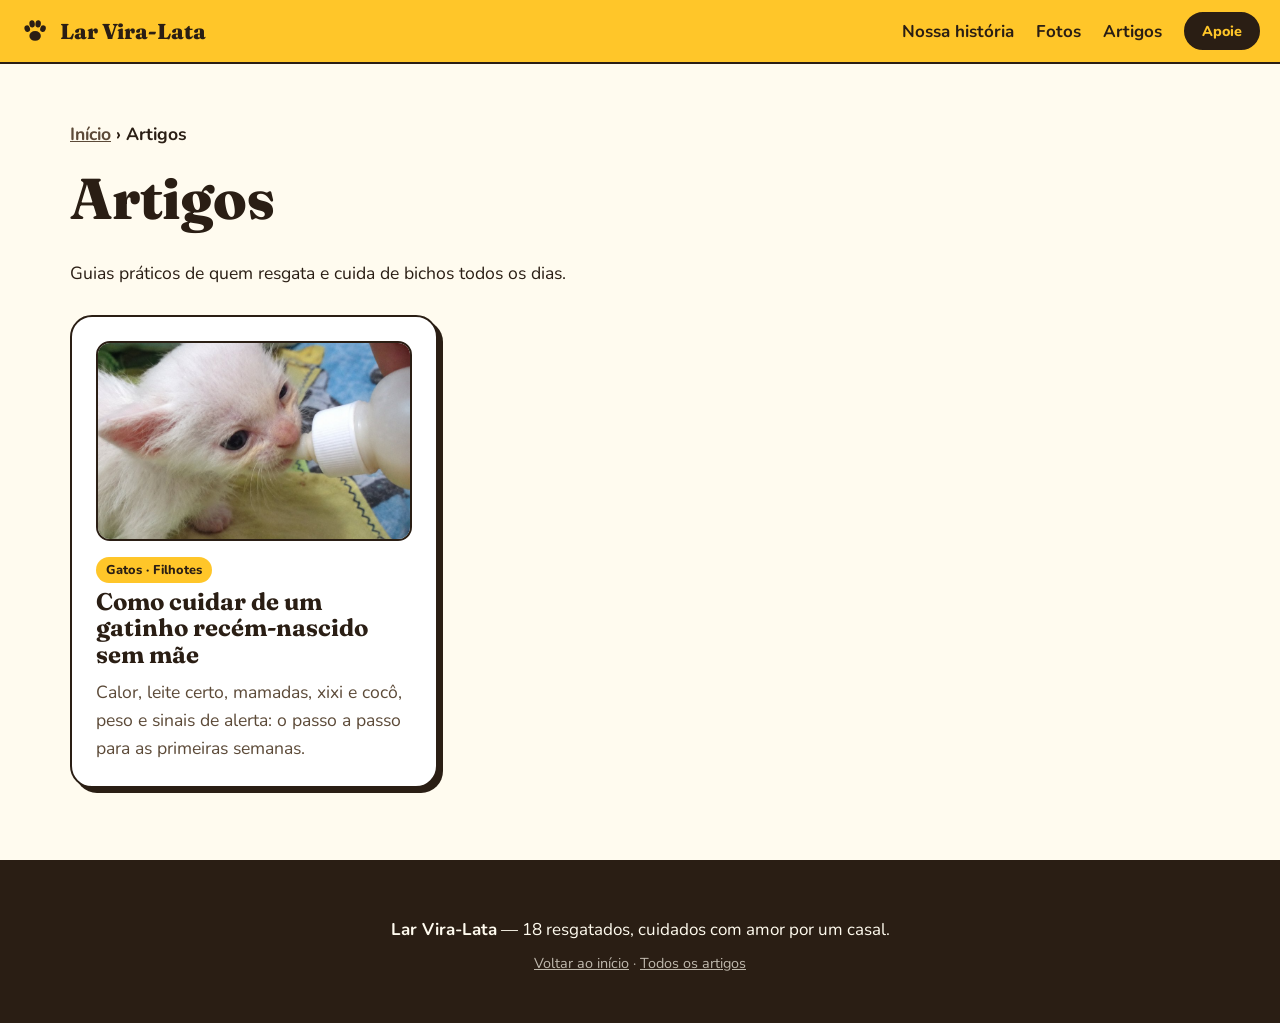
<file: artigos/index.html>
<!doctype html>
<html lang="pt-BR">
<head>
  <meta charset="utf-8">
  <meta name="viewport" content="width=device-width, initial-scale=1">
  <title>Artigos sobre resgate e cuidado de animais | Lar Vira-Lata</title>
  <meta name="description" content="Guias práticos de quem resgata e cuida de cães e gatos: filhotes órfãos, saúde, rotina e cuidados do dia a dia.">
  <link rel="canonical" href="https://www.larviralata.com.br/artigos/">
  <meta name="robots" content="index, follow, max-image-preview:large">
  <meta name="theme-color" content="#FFC629">
  <meta property="og:type" content="website">
  <meta property="og:locale" content="pt_BR">
  <meta property="og:site_name" content="Lar Vira-Lata">
  <meta property="og:title" content="Artigos | Lar Vira-Lata">
  <meta property="og:description" content="Guias práticos de quem resgata e cuida de cães e gatos.">
  <meta property="og:url" content="https://www.larviralata.com.br/artigos/">
  <meta property="og:image" content="https://www.larviralata.com.br/og.jpg">
  <meta name="twitter:card" content="summary_large_image">
  <link rel="icon" href="data:image/svg+xml,<svg xmlns='http://www.w3.org/2000/svg' viewBox='0 0 100 100'><circle cx='50' cy='50' r='50' fill='%23FFC629'/><g fill='%232A1E14'><ellipse cx='50' cy='64' rx='17' ry='14'/><circle cx='28' cy='42' r='8'/><circle cx='42' cy='30' r='8'/><circle cx='58' cy='30' r='8'/><circle cx='72' cy='42' r='8'/></g></svg>">
  <link rel="preconnect" href="https://fonts.googleapis.com">
  <link rel="preconnect" href="https://fonts.gstatic.com" crossorigin>
  <link href="https://fonts.googleapis.com/css2?family=Fraunces:opsz,wght@9..144,600;9..144,800&family=Nunito:wght@400;600;700;800&display=swap" rel="stylesheet">
  <link rel="stylesheet" href="../css/style.css">

  <script type="application/ld+json">
  {
    "@context": "https://schema.org",
    "@type": "CollectionPage",
    "name": "Artigos do Lar Vira-Lata",
    "inLanguage": "pt-BR",
    "url": "https://www.larviralata.com.br/artigos/"
  }
  </script>
</head>
<body>

  <header class="topo">
    <a href="../" class="marca">
      <svg class="marca-pata" viewBox="0 0 100 100" aria-hidden="true"><ellipse cx="50" cy="66" rx="19" ry="16"/><ellipse cx="24" cy="42" rx="9" ry="11" transform="rotate(-20 24 42)"/><ellipse cx="40" cy="26" rx="9" ry="12" transform="rotate(-8 40 26)"/><ellipse cx="60" cy="26" rx="9" ry="12" transform="rotate(8 60 26)"/><ellipse cx="76" cy="42" rx="9" ry="11" transform="rotate(20 76 42)"/></svg>
      Lar Vira-Lata
    </a>
    <nav>
      <a href="../#historia">Nossa história</a>
      <a href="../#mural">Fotos</a>
      <a href="./">Artigos</a>
      <a href="../#apoie" class="btn btn-escuro btn-peq">Apoie</a>
    </nav>
  </header>

  <main>
    <section class="artigo">
      <div class="cont">
        <p class="migalhas"><a href="../">Início</a> › Artigos</p>
        <h1>Artigos</h1>
        <p class="lead">Guias práticos de quem resgata e cuida de bichos todos os dias.</p>
        <div class="lista-artigos">
          <a class="cartao-artigo" href="como-cuidar-de-gatinho-recem-nascido-sem-mae.html">
            <img class="cartao-img" src="img/filhote-rosto-mamadeira.jpg" width="887" height="590" alt="Rosto de um filhote branco de gato mamando na mamadeira" loading="lazy">
            <span class="etiqueta">Gatos · Filhotes</span>
            <h3>Como cuidar de um gatinho recém-nascido sem mãe</h3>
            <p>Calor, leite certo, mamadas, xixi e cocô, peso e sinais de alerta: o passo a passo para as primeiras semanas.</p>
          </a>
        </div>
      </div>
    </section>
  </main>
  <footer class="rodape">
    <p><strong>Lar Vira-Lata</strong> — 18 resgatados, cuidados com amor por um casal.</p>
    <p class="peq"><a href="../">Voltar ao início</a> · <a href="./">Todos os artigos</a></p>
  </footer>
</body>
</html>
</file>
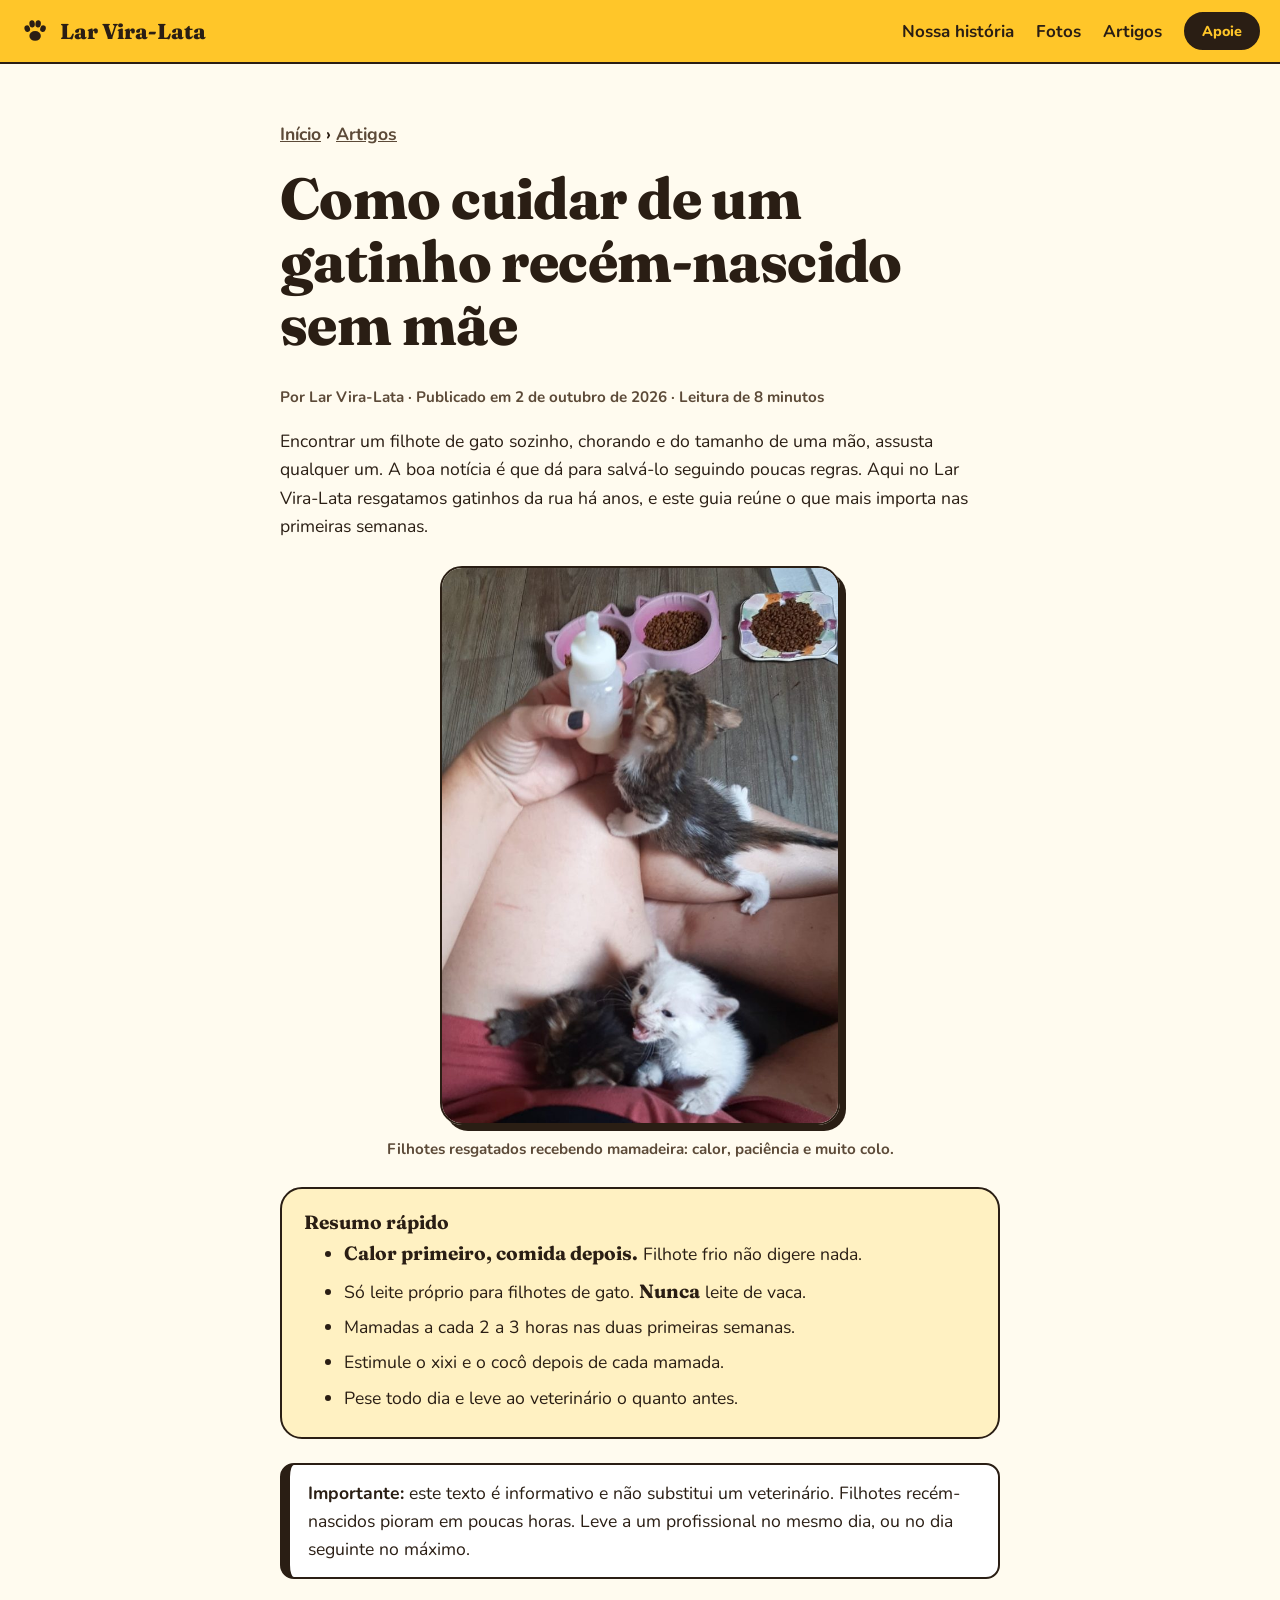
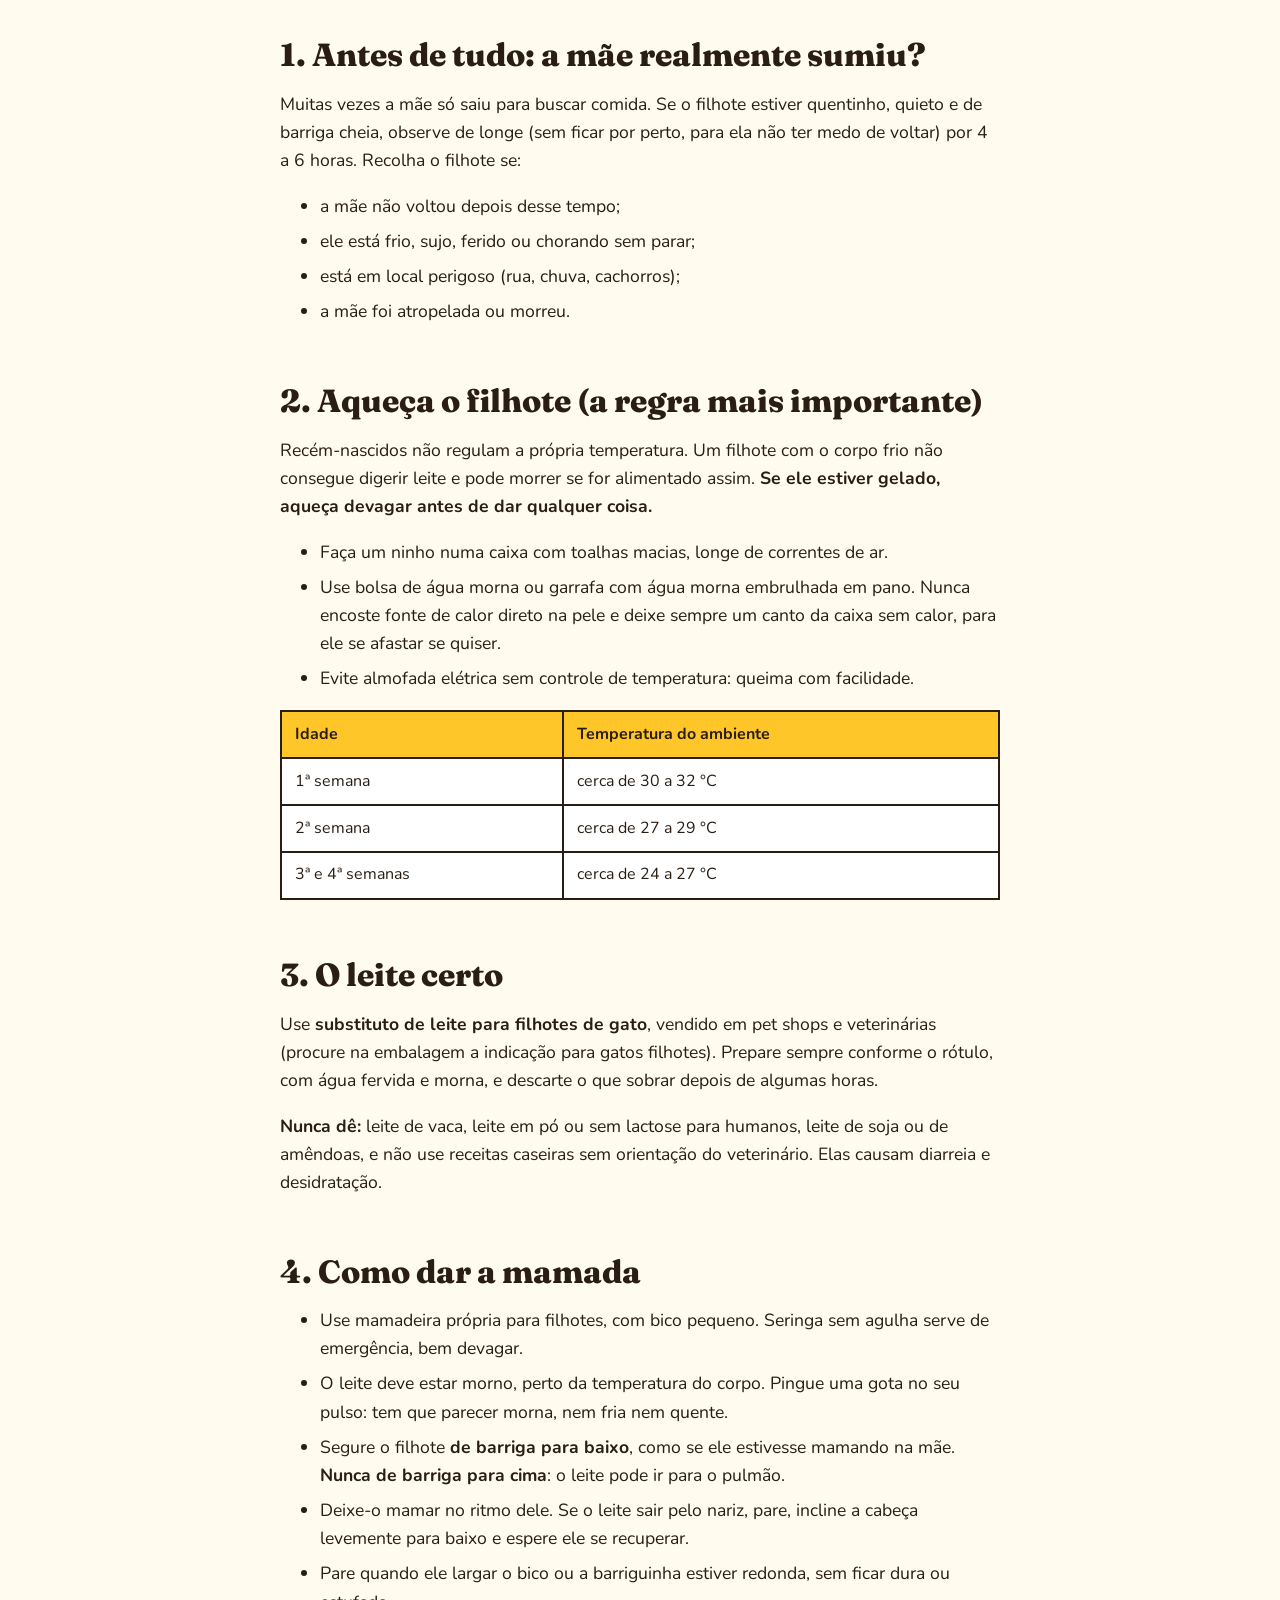
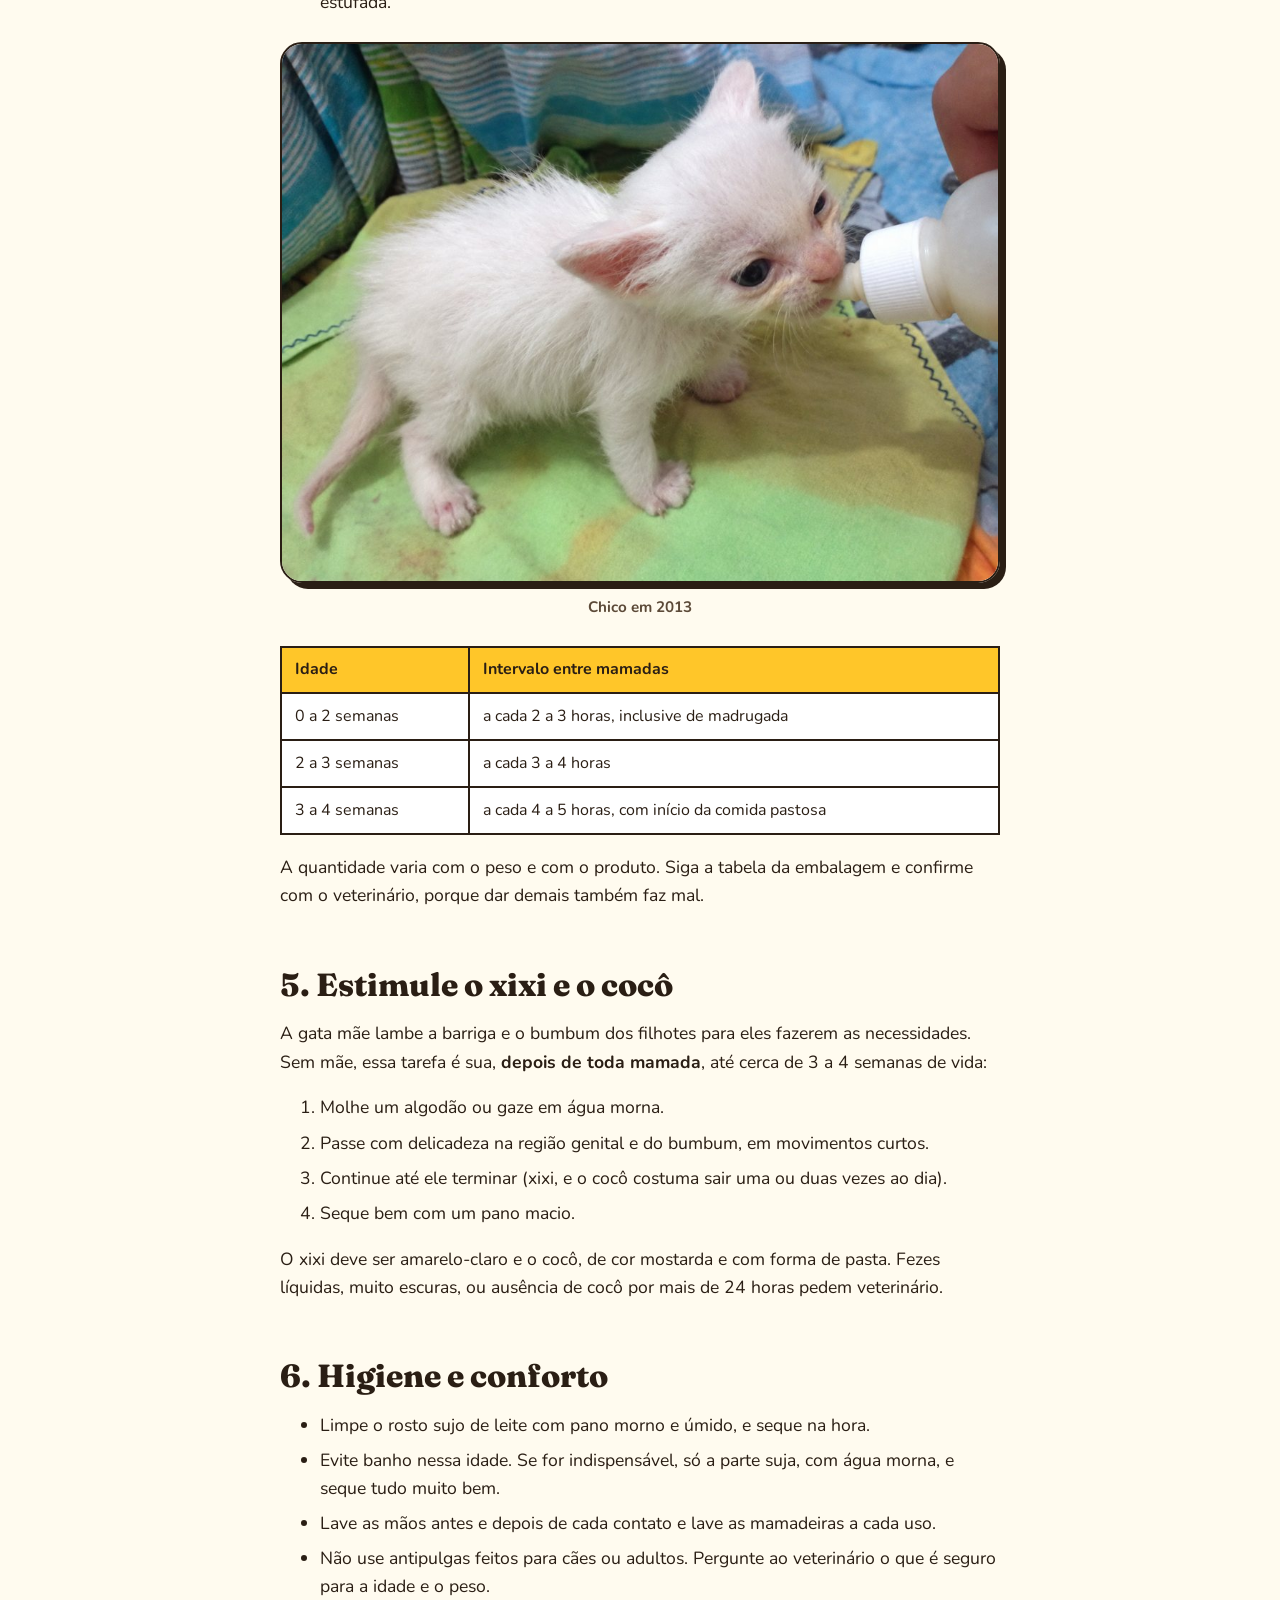
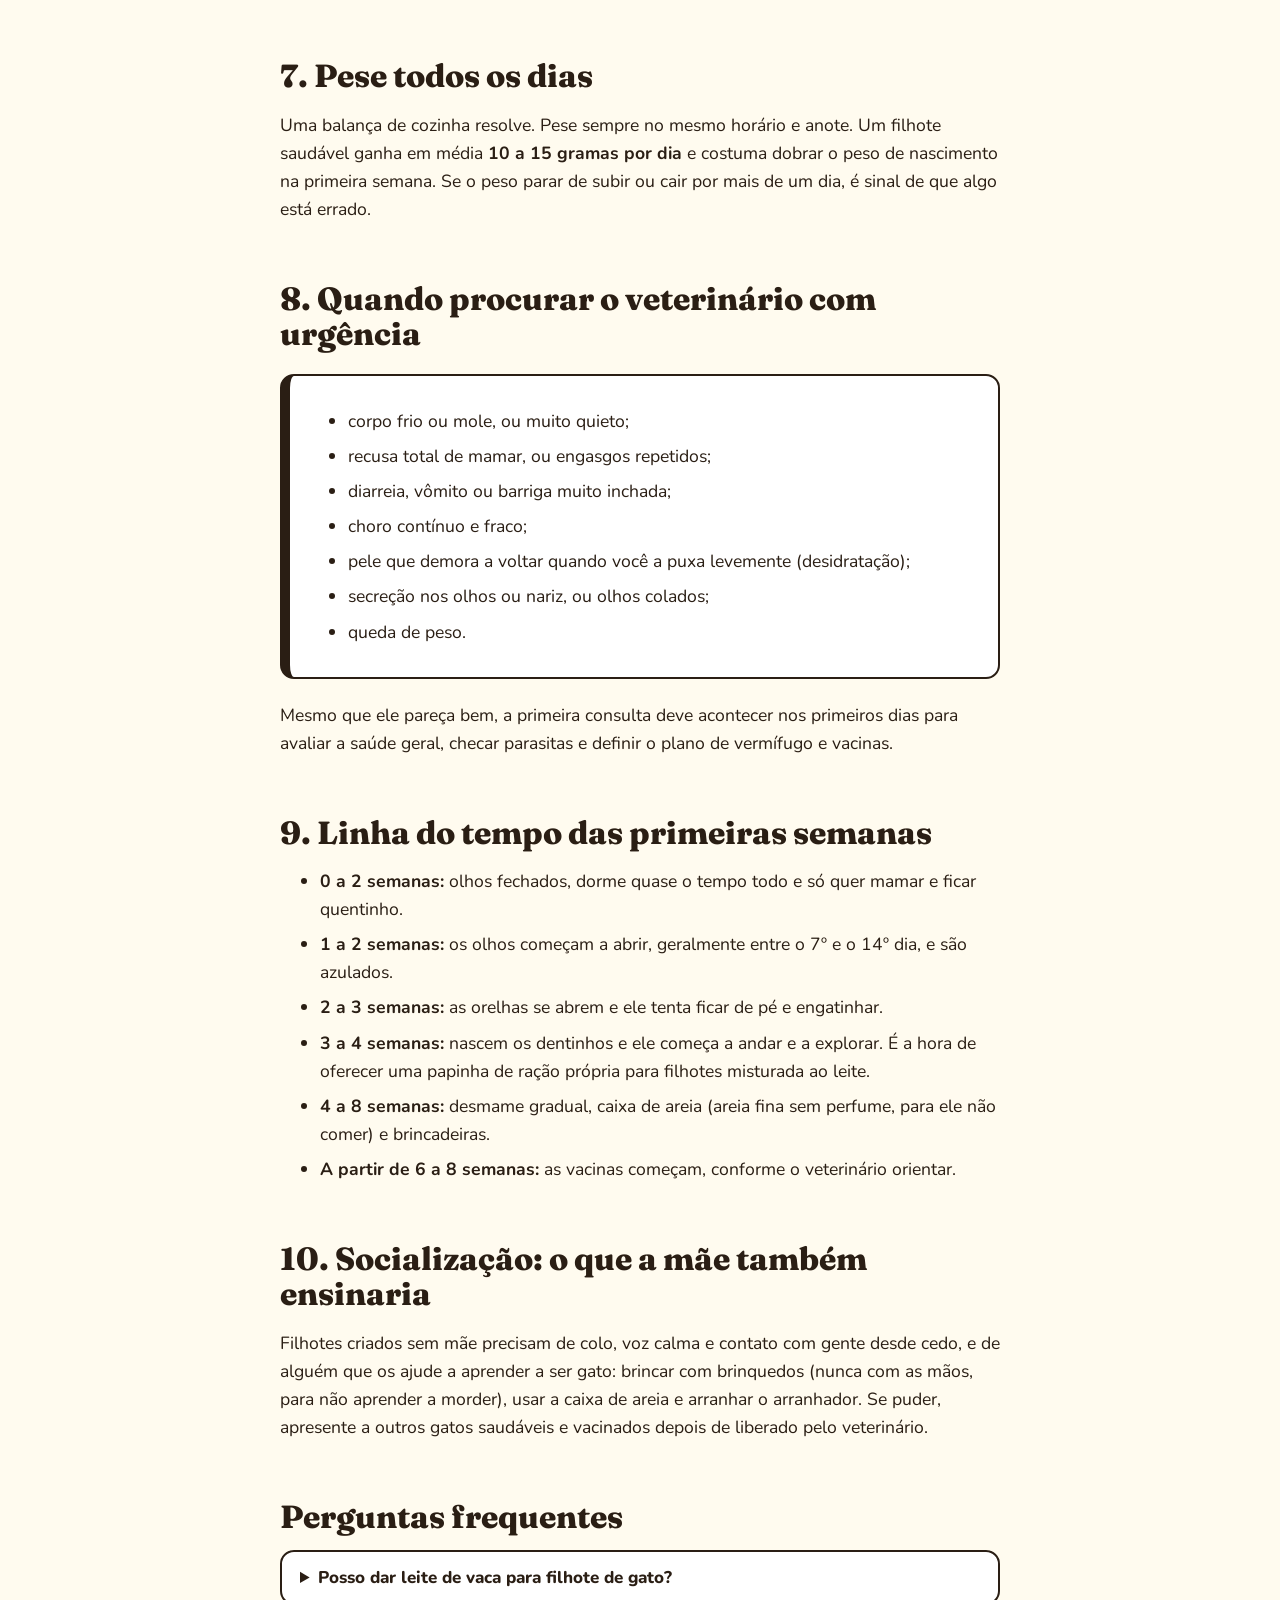
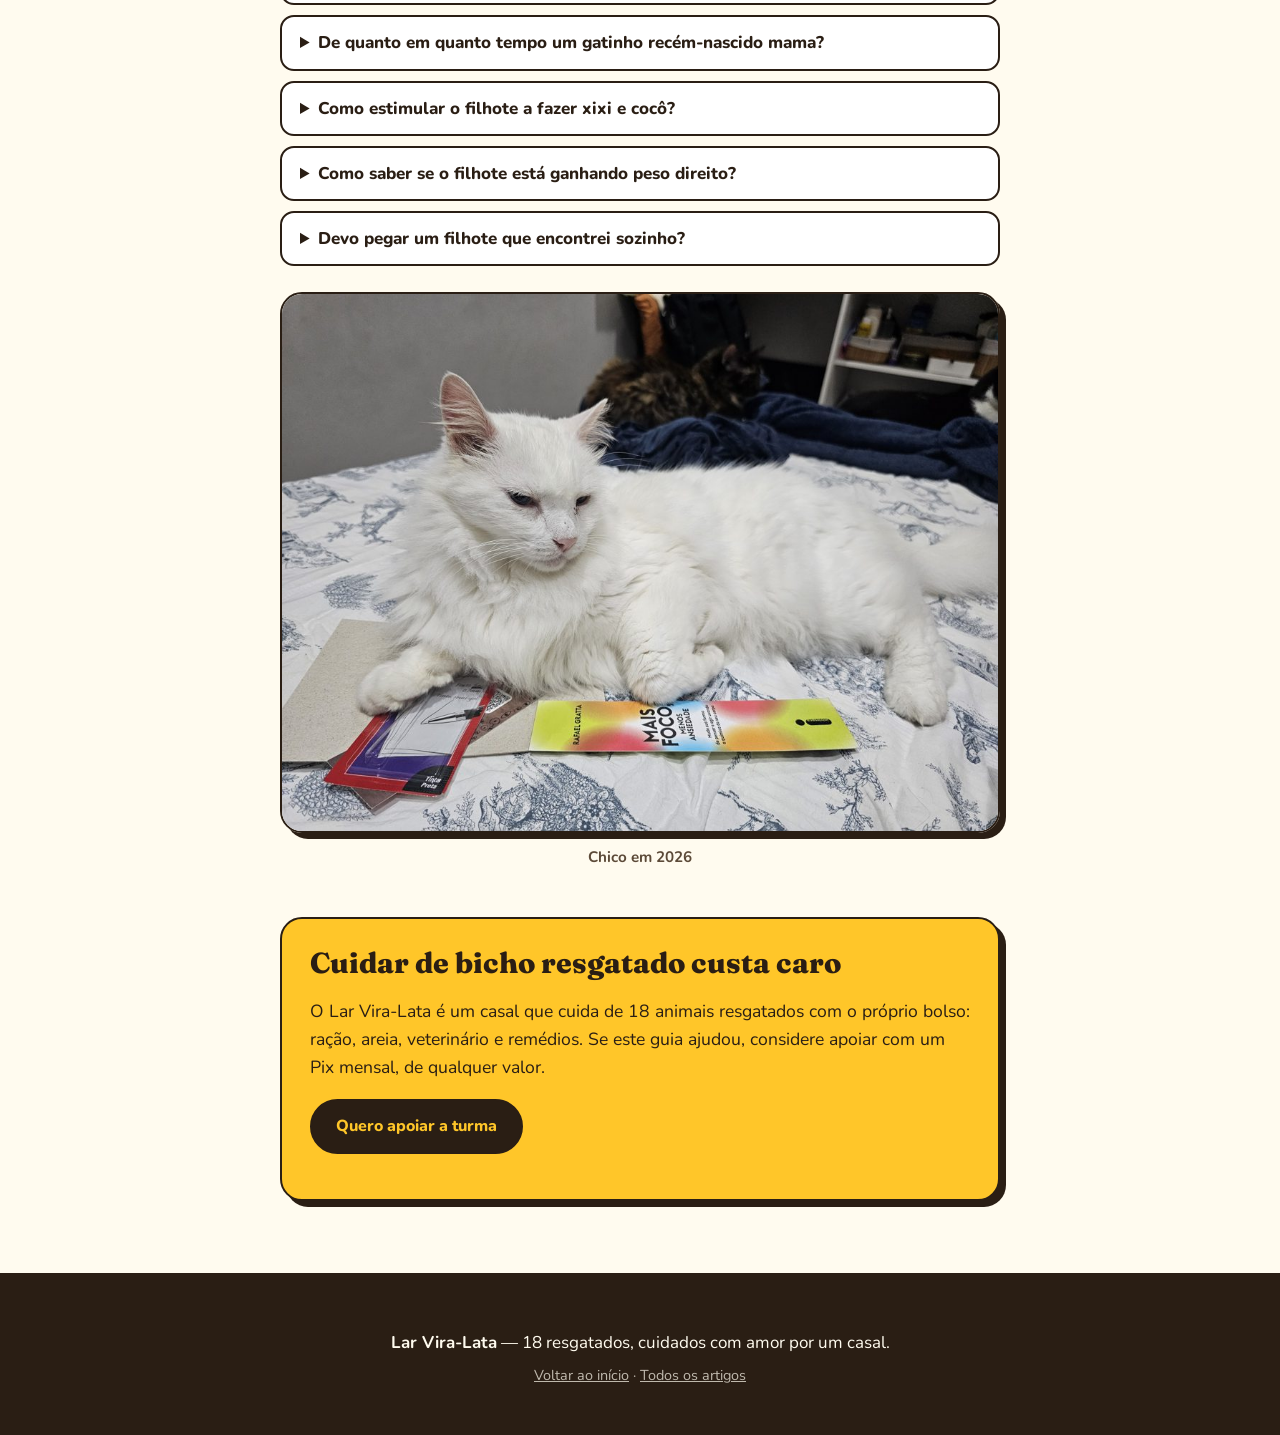
<file: artigos/como-cuidar-de-gatinho-recem-nascido-sem-mae.html>
<!doctype html>
<html lang="pt-BR">
<head>
  <meta charset="utf-8">
  <meta name="viewport" content="width=device-width, initial-scale=1">
  <title>Como cuidar de um gatinho recém-nascido sem mãe: guia passo a passo | Lar Vira-Lata</title>
  <meta name="description" content="Encontrou um filhote de gato sozinho? Veja como aquecer, alimentar, estimular o xixi e o cocô, pesar e quando levar ao veterinário. Guia de quem resgata gatinhos há anos.">
  <link rel="canonical" href="https://www.larviralata.com.br/artigos/como-cuidar-de-gatinho-recem-nascido-sem-mae.html">
  <meta name="robots" content="index, follow, max-image-preview:large">
  <meta name="theme-color" content="#FFC629">
  <meta property="og:type" content="article">
  <meta property="og:locale" content="pt_BR">
  <meta property="og:site_name" content="Lar Vira-Lata">
  <meta property="og:title" content="Como cuidar de um gatinho recém-nascido sem mãe">
  <meta property="og:description" content="Guia prático: calor, leite certo, mamadas, xixi e cocô, peso e sinais de alerta.">
  <meta property="og:url" content="https://www.larviralata.com.br/artigos/como-cuidar-de-gatinho-recem-nascido-sem-mae.html">
  <meta property="og:image" content="https://www.larviralata.com.br/artigos/img/gatinhos-mamadeira-colo.jpg">
  <meta property="article:published_time" content="2026-10-02">
  <meta name="twitter:card" content="summary_large_image">
  <link rel="icon" href="data:image/svg+xml,<svg xmlns='http://www.w3.org/2000/svg' viewBox='0 0 100 100'><circle cx='50' cy='50' r='50' fill='%23FFC629'/><g fill='%232A1E14'><ellipse cx='50' cy='64' rx='17' ry='14'/><circle cx='28' cy='42' r='8'/><circle cx='42' cy='30' r='8'/><circle cx='58' cy='30' r='8'/><circle cx='72' cy='42' r='8'/></g></svg>">
  <link rel="preconnect" href="https://fonts.googleapis.com">
  <link rel="preconnect" href="https://fonts.gstatic.com" crossorigin>
  <link href="https://fonts.googleapis.com/css2?family=Fraunces:opsz,wght@9..144,600;9..144,800&family=Nunito:wght@400;600;700;800&display=swap" rel="stylesheet">
  <link rel="stylesheet" href="../css/style.css">

  <script type="application/ld+json">
  {
    "@context": "https://schema.org",
    "@graph": [
      {
        "@type": "Article",
        "@id": "https://www.larviralata.com.br/artigos/como-cuidar-de-gatinho-recem-nascido-sem-mae.html#artigo",
        "headline": "Como cuidar de um gatinho recém-nascido sem mãe",
        "description": "Guia prático para quem encontrou um filhote de gato sozinho: calor, leite certo, mamadas, estímulo para xixi e cocô, peso e sinais de alerta.",
        "inLanguage": "pt-BR",
        "datePublished": "2026-10-02",
        "dateModified": "2026-10-02",
        "image": "https://www.larviralata.com.br/artigos/img/gatinhos-mamadeira-colo.jpg",
        "mainEntityOfPage": "https://www.larviralata.com.br/artigos/como-cuidar-de-gatinho-recem-nascido-sem-mae.html",
        "author": { "@type": "Organization", "name": "Lar Vira-Lata", "url": "https://www.larviralata.com.br/" },
        "publisher": { "@type": "Organization", "name": "Lar Vira-Lata", "url": "https://www.larviralata.com.br/" }
      },
      {
        "@type": "BreadcrumbList",
        "itemListElement": [
          { "@type": "ListItem", "position": 1, "name": "Lar Vira-Lata", "item": "https://www.larviralata.com.br/" },
          { "@type": "ListItem", "position": 2, "name": "Artigos", "item": "https://www.larviralata.com.br/artigos/" },
          { "@type": "ListItem", "position": 3, "name": "Como cuidar de um gatinho recém-nascido sem mãe" }
        ]
      },
      {
        "@type": "FAQPage",
        "mainEntity": [
          {
            "@type": "Question",
            "name": "Posso dar leite de vaca para filhote de gato?",
            "acceptedAnswer": { "@type": "Answer", "text": "Não. O leite de vaca (e o leite em pó ou sem lactose para humanos) não tem os nutrientes que o filhote precisa e costuma causar diarreia, que desidrata rápido. Use apenas substituto de leite próprio para filhotes de gato, vendido em pet shops e veterinárias." }
          },
          {
            "@type": "Question",
            "name": "De quanto em quanto tempo um gatinho recém-nascido mama?",
            "acceptedAnswer": { "@type": "Answer", "text": "Na primeira e segunda semana de vida, a cada 2 a 3 horas, inclusive de madrugada. A partir da terceira semana o intervalo pode aumentar para 3 a 4 horas, e na quarta semana começa a introdução de comida pastosa." }
          },
          {
            "@type": "Question",
            "name": "Como estimular o filhote a fazer xixi e cocô?",
            "acceptedAnswer": { "@type": "Answer", "text": "Depois de cada mamada, passe um algodão ou gaze morna e úmida na barriga e na região genital e anal com movimentos suaves, até ele terminar. A mãe faz isso lambendo. Sem o estímulo, o filhote não consegue eliminar sozinho até cerca de 3 a 4 semanas." }
          },
          {
            "@type": "Question",
            "name": "Como saber se o filhote está ganhando peso direito?",
            "acceptedAnswer": { "@type": "Answer", "text": "Pese todos os dias, sempre no mesmo horário, em balança de cozinha. Um filhote saudável costuma ganhar cerca de 10 a 15 gramas por dia. Se o peso estacionar ou cair por mais de um dia, procure um veterinário." }
          },
          {
            "@type": "Question",
            "name": "Devo pegar um filhote de gato que encontrei sozinho?",
            "acceptedAnswer": { "@type": "Answer", "text": "Primeiro observe de longe por algumas horas, porque a mãe pode ter saído para buscar comida. Só recolha se a mãe não voltar, se o filhote estiver frio, ferido, sujo ou chorando sem parar, ou se estiver em local perigoso." }
          }
        ]
      }
    ]
  }
  </script>
</head>
<body>

  <header class="topo">
    <a href="../" class="marca">
      <svg class="marca-pata" viewBox="0 0 100 100" aria-hidden="true"><ellipse cx="50" cy="66" rx="19" ry="16"/><ellipse cx="24" cy="42" rx="9" ry="11" transform="rotate(-20 24 42)"/><ellipse cx="40" cy="26" rx="9" ry="12" transform="rotate(-8 40 26)"/><ellipse cx="60" cy="26" rx="9" ry="12" transform="rotate(8 60 26)"/><ellipse cx="76" cy="42" rx="9" ry="11" transform="rotate(20 76 42)"/></svg>
      Lar Vira-Lata
    </a>
    <nav>
      <a href="../#historia">Nossa história</a>
      <a href="../#mural">Fotos</a>
      <a href="./">Artigos</a>
      <a href="../#apoie" class="btn btn-escuro btn-peq">Apoie</a>
    </nav>
  </header>

  <main>
    <article class="artigo">
      <div class="cont estreito">
        <p class="migalhas"><a href="../">Início</a> › <a href="./">Artigos</a></p>
        <h1>Como cuidar de um gatinho recém-nascido sem mãe</h1>
        <p class="meta">Por Lar Vira-Lata · Publicado em 2 de outubro de 2026 · Leitura de 8 minutos</p>

        <p>
          Encontrar um filhote de gato sozinho, chorando e do tamanho de uma mão, assusta qualquer um.
          A boa notícia é que dá para salvá-lo seguindo poucas regras. Aqui no Lar Vira-Lata resgatamos
          gatinhos da rua há anos, e este guia reúne o que mais importa nas primeiras semanas.
        </p>

        <figure class="foto-artigo foto-vertical">
          <img src="img/gatinhos-mamadeira-colo.jpg" width="700" height="981" alt="Três gatinhos resgatados no colo de uma pessoa, um deles se agarrando à mamadeira com leite" loading="eager">
          <figcaption>Filhotes resgatados recebendo mamadeira: calor, paciência e muito colo.</figcaption>
        </figure>

        <div class="resumo">
          <p><strong>Resumo rápido</strong></p>
          <ul>
            <li><strong>Calor primeiro, comida depois.</strong> Filhote frio não digere nada.</li>
            <li>Só leite próprio para filhotes de gato. <strong>Nunca</strong> leite de vaca.</li>
            <li>Mamadas a cada 2 a 3 horas nas duas primeiras semanas.</li>
            <li>Estimule o xixi e o cocô depois de cada mamada.</li>
            <li>Pese todo dia e leve ao veterinário o quanto antes.</li>
          </ul>
        </div>

        <div class="alerta">
          <p><strong>Importante:</strong> este texto é informativo e não substitui um veterinário.
          Filhotes recém-nascidos pioram em poucas horas. Leve a um profissional no mesmo dia,
          ou no dia seguinte no máximo.</p>
        </div>

        <h2>1. Antes de tudo: a mãe realmente sumiu?</h2>
        <p>
          Muitas vezes a mãe só saiu para buscar comida. Se o filhote estiver quentinho, quieto e
          de barriga cheia, observe de longe (sem ficar por perto, para ela não ter medo de voltar)
          por 4 a 6 horas. Recolha o filhote se:
        </p>
        <ul>
          <li>a mãe não voltou depois desse tempo;</li>
          <li>ele está frio, sujo, ferido ou chorando sem parar;</li>
          <li>está em local perigoso (rua, chuva, cachorros);</li>
          <li>a mãe foi atropelada ou morreu.</li>
        </ul>

        <h2>2. Aqueça o filhote (a regra mais importante)</h2>
        <p>
          Recém-nascidos não regulam a própria temperatura. Um filhote com o corpo frio não consegue
          digerir leite e pode morrer se for alimentado assim. <strong>Se ele estiver gelado, aqueça
          devagar antes de dar qualquer coisa.</strong>
        </p>
        <ul>
          <li>Faça um ninho numa caixa com toalhas macias, longe de correntes de ar.</li>
          <li>Use bolsa de água morna ou garrafa com água morna embrulhada em pano. Nunca encoste
              fonte de calor direto na pele e deixe sempre um canto da caixa sem calor, para ele se afastar se quiser.</li>
          <li>Evite almofada elétrica sem controle de temperatura: queima com facilidade.</li>
        </ul>
        <div class="tabela-rolagem">
          <table>
            <thead><tr><th>Idade</th><th>Temperatura do ambiente</th></tr></thead>
            <tbody>
              <tr><td>1ª semana</td><td>cerca de 30 a 32 °C</td></tr>
              <tr><td>2ª semana</td><td>cerca de 27 a 29 °C</td></tr>
              <tr><td>3ª e 4ª semanas</td><td>cerca de 24 a 27 °C</td></tr>
            </tbody>
          </table>
        </div>

        <h2>3. O leite certo</h2>
        <p>
          Use <strong>substituto de leite para filhotes de gato</strong>, vendido em pet shops e
          veterinárias (procure na embalagem a indicação para gatos filhotes). Prepare sempre
          conforme o rótulo, com água fervida e morna, e descarte o que sobrar depois de algumas horas.
        </p>
        <p><strong>Nunca dê:</strong> leite de vaca, leite em pó ou sem lactose para humanos, leite de
        soja ou de amêndoas, e não use receitas caseiras sem orientação do veterinário. Elas causam diarreia
        e desidratação.</p>

        <h2>4. Como dar a mamada</h2>
        <ul>
          <li>Use mamadeira própria para filhotes, com bico pequeno. Seringa sem agulha serve de emergência, bem devagar.</li>
          <li>O leite deve estar morno, perto da temperatura do corpo. Pingue uma gota no seu pulso: tem que parecer morna, nem fria nem quente.</li>
          <li>Segure o filhote <strong>de barriga para baixo</strong>, como se ele estivesse mamando na mãe. <strong>Nunca de barriga para cima</strong>: o leite pode ir para o pulmão.</li>
          <li>Deixe-o mamar no ritmo dele. Se o leite sair pelo nariz, pare, incline a cabeça levemente para baixo e espere ele se recuperar.</li>
          <li>Pare quando ele largar o bico ou a barriguinha estiver redonda, sem ficar dura ou estufada.</li>
        </ul>
        <figure class="foto-artigo">
          <img src="img/filhote-branco-mamadeira.jpg" width="1000" height="751" alt="Filhote branco de gato mamando na mamadeira, apoiado de barriga para baixo sobre uma manta" loading="lazy">
          <figcaption>Chico em 2013</figcaption>
        </figure>

        <div class="tabela-rolagem">
          <table>
            <thead><tr><th>Idade</th><th>Intervalo entre mamadas</th></tr></thead>
            <tbody>
              <tr><td>0 a 2 semanas</td><td>a cada 2 a 3 horas, inclusive de madrugada</td></tr>
              <tr><td>2 a 3 semanas</td><td>a cada 3 a 4 horas</td></tr>
              <tr><td>3 a 4 semanas</td><td>a cada 4 a 5 horas, com início da comida pastosa</td></tr>
            </tbody>
          </table>
        </div>
        <p>
          A quantidade varia com o peso e com o produto. Siga a tabela da embalagem e confirme com o
          veterinário, porque dar demais também faz mal.
        </p>

        <h2>5. Estimule o xixi e o cocô</h2>
        <p>
          A gata mãe lambe a barriga e o bumbum dos filhotes para eles fazerem as necessidades. Sem
          mãe, essa tarefa é sua, <strong>depois de toda mamada</strong>, até cerca de 3 a 4 semanas de vida:
        </p>
        <ol>
          <li>Molhe um algodão ou gaze em água morna.</li>
          <li>Passe com delicadeza na região genital e do bumbum, em movimentos curtos.</li>
          <li>Continue até ele terminar (xixi, e o cocô costuma sair uma ou duas vezes ao dia).</li>
          <li>Seque bem com um pano macio.</li>
        </ol>
        <p>
          O xixi deve ser amarelo-claro e o cocô, de cor mostarda e com forma de pasta. Fezes
          líquidas, muito escuras, ou ausência de cocô por mais de 24 horas pedem veterinário.
        </p>

        <h2>6. Higiene e conforto</h2>
        <ul>
          <li>Limpe o rosto sujo de leite com pano morno e úmido, e seque na hora.</li>
          <li>Evite banho nessa idade. Se for indispensável, só a parte suja, com água morna, e seque tudo muito bem.</li>
          <li>Lave as mãos antes e depois de cada contato e lave as mamadeiras a cada uso.</li>
          <li>Não use antipulgas feitos para cães ou adultos. Pergunte ao veterinário o que é seguro para a idade e o peso.</li>
        </ul>

        <h2>7. Pese todos os dias</h2>
        <p>
          Uma balança de cozinha resolve. Pese sempre no mesmo horário e anote. Um filhote saudável
          ganha em média <strong>10 a 15 gramas por dia</strong> e costuma dobrar o peso de nascimento
          na primeira semana. Se o peso parar de subir ou cair por mais de um dia, é sinal de que
          algo está errado.
        </p>

        <h2>8. Quando procurar o veterinário com urgência</h2>
        <div class="alerta">
          <ul>
            <li>corpo frio ou mole, ou muito quieto;</li>
            <li>recusa total de mamar, ou engasgos repetidos;</li>
            <li>diarreia, vômito ou barriga muito inchada;</li>
            <li>choro contínuo e fraco;</li>
            <li>pele que demora a voltar quando você a puxa levemente (desidratação);</li>
            <li>secreção nos olhos ou nariz, ou olhos colados;</li>
            <li>queda de peso.</li>
          </ul>
        </div>
        <p>
          Mesmo que ele pareça bem, a primeira consulta deve acontecer nos primeiros dias para
          avaliar a saúde geral, checar parasitas e definir o plano de vermífugo e vacinas.
        </p>

        <h2>9. Linha do tempo das primeiras semanas</h2>
        <ul>
          <li><strong>0 a 2 semanas:</strong> olhos fechados, dorme quase o tempo todo e só quer mamar e ficar quentinho.</li>
          <li><strong>1 a 2 semanas:</strong> os olhos começam a abrir, geralmente entre o 7º e o 14º dia, e são azulados.</li>
          <li><strong>2 a 3 semanas:</strong> as orelhas se abrem e ele tenta ficar de pé e engatinhar.</li>
          <li><strong>3 a 4 semanas:</strong> nascem os dentinhos e ele começa a andar e a explorar. É a hora de oferecer uma papinha de ração própria para filhotes misturada ao leite.</li>
          <li><strong>4 a 8 semanas:</strong> desmame gradual, caixa de areia (areia fina sem perfume, para ele não comer) e brincadeiras.</li>
          <li><strong>A partir de 6 a 8 semanas:</strong> as vacinas começam, conforme o veterinário orientar.</li>
        </ul>

        <h2>10. Socialização: o que a mãe também ensinaria</h2>
        <p>
          Filhotes criados sem mãe precisam de colo, voz calma e contato com gente desde cedo, e de
          alguém que os ajude a aprender a ser gato: brincar com brinquedos (nunca com as mãos, para
          não aprender a morder), usar a caixa de areia e arranhar o arranhador. Se puder, apresente a
          outros gatos saudáveis e vacinados depois de liberado pelo veterinário.
        </p>

        <h2>Perguntas frequentes</h2>
        <details>
          <summary>Posso dar leite de vaca para filhote de gato?</summary>
          <p>Não. O leite de vaca não tem os nutrientes certos e costuma causar diarreia, que desidrata rápido. Use apenas substituto de leite próprio para filhotes de gato.</p>
        </details>
        <details>
          <summary>De quanto em quanto tempo um gatinho recém-nascido mama?</summary>
          <p>Nas duas primeiras semanas, a cada 2 a 3 horas, inclusive de madrugada. Depois o intervalo aumenta aos poucos, até 4 a 5 horas na quarta semana.</p>
        </details>
        <details>
          <summary>Como estimular o filhote a fazer xixi e cocô?</summary>
          <p>Passe algodão ou gaze morna e úmida na barriga e no bumbum depois de cada mamada, até ele terminar. Sem isso, ele não consegue eliminar sozinho até as 3 a 4 semanas.</p>
        </details>
        <details>
          <summary>Como saber se o filhote está ganhando peso direito?</summary>
          <p>Pese todo dia. O normal é ganhar cerca de 10 a 15 gramas por dia. Se o peso estacionar ou cair por mais de um dia, procure o veterinário.</p>
        </details>
        <details>
          <summary>Devo pegar um filhote que encontrei sozinho?</summary>
          <p>Observe de longe por algumas horas primeiro, porque a mãe pode estar por perto. Recolha se ela não voltar, se o filhote estiver frio, ferido ou em perigo.</p>
        </details>

        <figure class="foto-artigo">
          <img src="img/chico-2026.jpg" width="1000" height="750" alt="Chico, gato branco de pelo longo, adulto e saudável, deitado sobre a cama" loading="lazy">
          <figcaption>Chico em 2026</figcaption>
        </figure>

        <div class="cta-artigo">
          <h2>Cuidar de bicho resgatado custa caro</h2>
          <p>
            O Lar Vira-Lata é um casal que cuida de 18 animais resgatados com o próprio bolso:
            ração, areia, veterinário e remédios. Se este guia ajudou, considere apoiar com
            um Pix mensal, de qualquer valor.
          </p>
          <p><a href="../#apoie" class="btn btn-escuro">Quero apoiar a turma</a></p>
        </div>
      </div>
    </article>
  </main>

  <footer class="rodape">
    <p><strong>Lar Vira-Lata</strong> — 18 resgatados, cuidados com amor por um casal.</p>
    <p class="peq"><a href="../">Voltar ao início</a> · <a href="./">Todos os artigos</a></p>
  </footer>
</body>
</html>
</file>
<file: css/style.css>
:root {
  --amarelo: #FFC629;
  --amarelo-forte: #F5B000;
  --amarelo-claro: #FFF1C2;
  --creme: #FFFBEF;
  --tinta: #2A1E14;
  --tinta-suave: #5C4A38;
  --branco: #FFFFFF;
  --raio: 22px;
  --sombra: 0 10px 30px rgba(42, 30, 20, .12);
  --titulo: "Fraunces", Georgia, serif;
  --texto: "Nunito", system-ui, sans-serif;
}

* { box-sizing: border-box; }
html { scroll-behavior: smooth; }
body {
  margin: 0;
  font-family: var(--texto);
  font-size: 17px;
  line-height: 1.6;
  color: var(--tinta);
  background: var(--creme);
  -webkit-font-smoothing: antialiased;
}
img { max-width: 100%; display: block; }
h1, h2, h3 { font-family: var(--titulo); line-height: 1.1; margin: 0 0 .5em; }
h2 { font-size: clamp(2rem, 4.5vw, 3rem); font-weight: 800; }
a { color: inherit; }

.cont { max-width: 1180px; margin: 0 auto; padding: 0 20px; }
.estreito { max-width: 760px; }

/* ---------- botões ---------- */
.btn {
  display: inline-flex; align-items: center; justify-content: center; gap: .5em;
  padding: .9em 1.5em; border-radius: 999px; border: 2px solid var(--tinta);
  font: 800 1rem var(--texto); text-decoration: none; cursor: pointer;
  transition: transform .15s, box-shadow .15s, background .15s;
}
.btn:hover { transform: translateY(-2px); box-shadow: 0 4px 0 var(--tinta); }
.btn:active { transform: translateY(0); box-shadow: none; }
.btn-escuro { background: var(--tinta); color: var(--amarelo); }
.btn-claro { background: var(--creme); color: var(--tinta); }
.btn-linha { background: transparent; color: var(--tinta); }
.btn-peq { padding: .5em 1.1em; font-size: .9rem; }
.btn-largo { width: 100%; }

/* ---------- topo ---------- */
.topo {
  position: sticky; top: 0; z-index: 20;
  display: flex; align-items: center; justify-content: space-between; gap: 16px;
  padding: 12px 20px;
  background: var(--amarelo);
  border-bottom: 2px solid var(--tinta);
}
.marca {
  display: flex; align-items: center; gap: .45em;
  font: 800 1.35rem var(--titulo); text-decoration: none;
}
.marca-pata { width: 1.4em; height: 1.4em; fill: var(--tinta); }
.topo nav { display: flex; align-items: center; gap: 22px; }
.topo nav a:not(.btn) { font-weight: 700; text-decoration: none; }
.topo nav a:not(.btn):hover { text-decoration: underline; text-underline-offset: 4px; }

/* ---------- hero ---------- */
.hero {
  display: grid; grid-template-columns: 1.05fr 1fr; gap: 48px; align-items: center;
  max-width: 1180px; margin: 0 auto; padding: 64px 20px 72px;
}
.hero { position: relative; }
.hero::before {
  content: ""; position: absolute; top: 0; bottom: 0; z-index: -1;
  left: calc(50% - 50vw); right: calc(50% - 50vw);
  background: var(--amarelo);
}
body { overflow-x: hidden; }
.selo {
  display: inline-block; margin: 0 0 18px; padding: .35em 1em;
  background: var(--creme); border: 2px solid var(--tinta); border-radius: 999px;
  font-weight: 800; font-size: .9rem;
}
.hero h1 { font-size: clamp(3.2rem, 9vw, 6.2rem); font-weight: 800; letter-spacing: -.02em; }
.hero h1 span { display: block; }
.lead { font-size: 1.2rem; max-width: 34em; margin: 0 0 28px; }
.hero-acoes { display: flex; flex-wrap: wrap; gap: 12px; }

.mosaico {
  display: grid; grid-template-columns: repeat(3, 1fr); gap: 10px;
  transform: rotate(2deg);
}
.mosaico .ladrilho {
  aspect-ratio: 1; border-radius: 18px; overflow: hidden;
  border: 3px solid var(--tinta); background: var(--amarelo-claro);
  box-shadow: 4px 4px 0 var(--tinta);
}
.mosaico .ladrilho:nth-child(2n) { transform: translateY(14px); }
.mosaico img { width: 100%; height: 100%; object-fit: cover; }
.hero-foto.com-capa .mosaico { display: none; }
.capa {
  border-radius: 28px; overflow: hidden; border: 3px solid var(--tinta);
  box-shadow: 8px 8px 0 var(--tinta); transform: rotate(1.5deg);
  aspect-ratio: 4 / 5; background: var(--amarelo-claro);
}
.capa img { width: 100%; height: 100%; object-fit: cover; }

/* ---------- números ---------- */
.numeros {
  display: grid; grid-template-columns: repeat(4, 1fr);
  max-width: 1180px; margin: -36px auto 0; position: relative;
  background: var(--tinta); color: var(--creme);
  border-radius: var(--raio); overflow: hidden;
  box-shadow: var(--sombra);
}
.numeros.tres { grid-template-columns: repeat(3, 1fr); }
.numeros > div[hidden] { display: none; }
.numeros > div { padding: 26px 20px; text-align: center; }
.numeros > div + div { border-left: 1px solid rgba(255, 255, 255, .12); }
.numeros strong {
  display: block; font: 800 2.6rem/1 var(--titulo); color: var(--amarelo);
}
.numeros span { font-size: .95rem; opacity: .85; }

/* ---------- história ---------- */
.historia { padding: 96px 0 80px; }
.historia h2 em { font-style: normal; background: linear-gradient(transparent 60%, var(--amarelo) 60%); }
.historia p { font-size: 1.12rem; }
.gastos {
  list-style: none; padding: 0; margin: 32px 0 0;
  display: grid; grid-template-columns: repeat(auto-fill, minmax(200px, 1fr)); gap: 10px;
}
.gastos li {
  display: flex; align-items: center; gap: .6em;
  padding: .75em 1em; background: var(--amarelo-claro);
  border-radius: 14px; font-weight: 700;
}
.gastos svg { width: 1.2em; height: 1.2em; fill: var(--amarelo-forte); flex: none; }

/* ---------- mural (carrossel) ---------- */
.mural-sec { padding: 0 0 88px; }
.carrossel { position: relative; margin-top: 24px; }
.mural {
  display: flex; gap: 14px; overflow-x: auto; scroll-snap-type: x mandatory;
  scroll-behavior: smooth; scrollbar-width: none; padding: 6px 4px 14px;
}
.mural::-webkit-scrollbar { display: none; }
.mural button {
  flex: 0 0 calc((100% - 28px) / 3); height: 420px; scroll-snap-align: start;
  padding: 0; border: 2px solid var(--tinta); border-radius: 18px; overflow: hidden;
  background: var(--amarelo-claro); box-shadow: 4px 4px 0 var(--tinta); cursor: zoom-in;
  transition: transform .2s, box-shadow .2s;
}
.mural button:hover, .mural button:focus-visible { transform: translateY(-3px); box-shadow: 6px 6px 0 var(--amarelo-forte); outline: none; }
.mural img { width: 100%; height: 100%; object-fit: cover; }
.car-seta {
  position: absolute; top: calc(50% - 26px); z-index: 2; width: 52px; height: 52px; border-radius: 50%;
  border: 2px solid var(--tinta); background: var(--amarelo); color: var(--tinta);
  font: 800 1.8rem/1 var(--texto); cursor: pointer; box-shadow: 3px 3px 0 var(--tinta);
}
.car-seta:hover { background: var(--creme); }
.car-seta:disabled { opacity: .35; cursor: default; }
.car-ant { left: -14px; }
.car-prox { right: -14px; }
.car-info { text-align: center; font-weight: 800; color: var(--tinta-suave); margin: 4px 0 0; }

/* ---------- turma ---------- */
.turma { padding: 72px 0 96px; background: var(--branco); border-top: 2px solid var(--tinta); border-bottom: 2px solid var(--tinta); }
.turma-cab { display: flex; flex-wrap: wrap; align-items: end; justify-content: space-between; gap: 16px; }
.turma-cab h2 { margin: 0; }
.sub { color: var(--tinta-suave); margin: 8px 0 32px; }
.filtros { display: flex; gap: 8px; }
.filtro {
  padding: .5em 1.1em; border-radius: 999px; border: 2px solid var(--tinta);
  background: var(--creme); font: 800 .95rem var(--texto); color: var(--tinta); cursor: pointer;
}
.filtro.ativo { background: var(--amarelo); }

.grade {
  display: grid; grid-template-columns: repeat(auto-fill, minmax(220px, 1fr)); gap: 22px;
}
.card {
  display: block; width: 100%; padding: 0; text-align: left; cursor: pointer;
  background: var(--creme); border: 2px solid var(--tinta); border-radius: var(--raio);
  overflow: hidden; font: inherit; color: inherit;
  transition: transform .18s, box-shadow .18s;
}
.card:hover, .card:focus-visible { transform: translateY(-4px) rotate(-.6deg); box-shadow: 6px 6px 0 var(--amarelo-forte); outline: none; }
.card-foto { position: relative; aspect-ratio: 1; background: var(--amarelo-claro); overflow: hidden; }
.card-foto img { width: 100%; height: 100%; object-fit: cover; transition: transform .4s; }
.card:hover .card-foto img { transform: scale(1.05); }
.card-qtd {
  position: absolute; right: 10px; bottom: 10px;
  padding: .2em .7em; border-radius: 999px;
  background: rgba(42, 30, 20, .8); color: var(--creme); font-size: .8rem; font-weight: 700;
}
.card-info { padding: 14px 16px 16px; }
.card-info h3 { font-size: 1.35rem; margin: 0; }
.card-info p { margin: 2px 0 0; font-size: .9rem; color: var(--tinta-suave); text-transform: capitalize; }

.sem-foto {
  width: 100%; height: 100%; display: grid; place-items: center;
  background: var(--amarelo-claro); color: var(--amarelo-forte);
}
.sem-foto svg { width: 42%; height: 42%; fill: currentColor; opacity: .7; }

/* ---------- apoie ---------- */
.apoie { padding: 96px 0; background: var(--amarelo); }
.apoie-grid { display: grid; grid-template-columns: 1.1fr .9fr; gap: 56px; align-items: start; }
.apoie-texto p { font-size: 1.12rem; }
.passos { padding-left: 0; list-style: none; counter-reset: p; margin: 24px 0; }
.passos li {
  counter-increment: p; position: relative; padding: 0 0 14px 52px; font-size: 1.05rem;
}
.passos li::before {
  content: counter(p); position: absolute; left: 0; top: -2px;
  width: 36px; height: 36px; display: grid; place-items: center;
  border-radius: 50%; background: var(--tinta); color: var(--amarelo);
  font: 800 1.05rem var(--titulo);
}
.obrigado { font-weight: 700; }
.contatos { display: flex; flex-wrap: wrap; gap: 10px; margin-top: 16px; }

.pix-card {
  background: var(--creme); border: 3px solid var(--tinta); border-radius: 28px;
  padding: 28px; box-shadow: 8px 8px 0 var(--tinta);
  display: flex; flex-direction: column; gap: 10px;
}
.pix-rotulo, .pix-chave-rotulo {
  margin: 0; font-size: .8rem; font-weight: 800; letter-spacing: .08em; text-transform: uppercase; color: var(--tinta-suave);
}
.valores { display: grid; grid-template-columns: repeat(4, 1fr); gap: 8px; margin-bottom: 8px; }
.valor {
  padding: .7em .3em; border-radius: 14px; border: 2px solid var(--tinta);
  background: var(--branco); font: 800 1rem var(--texto); color: var(--tinta); cursor: pointer;
}
.valor.ativo { background: var(--amarelo); }
.qr {
  align-self: center; padding: 14px; background: var(--branco);
  border-radius: 18px; border: 2px solid var(--tinta); margin: 4px 0 6px;
  min-height: 60px;
}
.qr img, .qr canvas { width: 200px; height: 200px; }
.qr:empty { display: none; }
.pix-chave {
  margin: 0 0 6px; font-weight: 800; font-size: 1.05rem; word-break: break-all;
  padding: .6em .9em; background: var(--amarelo-claro); border-radius: 12px;
}
.pix-titular { margin: 4px 0 0; font-size: .85rem; color: var(--tinta-suave); text-align: center; }

/* ---------- rodapé ---------- */
.rodape { padding: 48px 20px; text-align: center; background: var(--tinta); color: var(--creme); }
.rodape .marca-pata { fill: var(--amarelo); width: 44px; height: 44px; }
.rodape p { margin: 8px 0 0; }
.rodape .peq { font-size: .9rem; opacity: .7; }

/* ---------- lightbox ---------- */
.lightbox {
  position: fixed; inset: 0; z-index: 50;
  display: grid; place-items: center; padding: 20px;
  background: rgba(42, 30, 20, .85);
}
.lightbox[hidden] { display: none; }
.lb-caixa {
  position: relative; width: min(1040px, 100%); max-height: calc(100vh - 40px);
  display: grid; grid-template-columns: 1.4fr 1fr;
  background: var(--creme); border-radius: 26px; overflow: hidden;
  border: 3px solid var(--tinta);
}
.lb-foto { position: relative; background: var(--tinta); display: grid; place-items: center; min-height: 360px; }
.lb-foto img { width: 100%; height: 100%; max-height: calc(100vh - 46px); object-fit: contain; }
.lb-nav {
  position: absolute; top: 50%; transform: translateY(-50%);
  width: 44px; height: 44px; border-radius: 50%; border: 2px solid var(--tinta);
  background: var(--amarelo); color: var(--tinta); font-size: 1.7rem; line-height: 1; cursor: pointer;
}
.lb-ant { left: 12px; } .lb-prox { right: 12px; }
.lb-cont {
  position: absolute; bottom: 12px; left: 50%; transform: translateX(-50%);
  padding: .2em .8em; border-radius: 999px; background: rgba(42, 30, 20, .75); color: var(--creme); font-size: .85rem;
}
.lb-info { padding: 32px 28px; overflow-y: auto; display: flex; flex-direction: column; gap: 6px; }
.lb-info h3 { font-size: 2.4rem; margin: 0; }
.lb-especie { margin: 0; font-weight: 800; font-size: .8rem; letter-spacing: .08em; text-transform: uppercase; color: var(--amarelo-forte); }
.lb-info > p:not(.lb-especie) { margin: 8px 0 12px; }
.lb-miniaturas { display: flex; flex-wrap: wrap; gap: 8px; margin: 4px 0 20px; }
.lb-miniaturas button {
  width: 56px; height: 56px; padding: 0; border-radius: 10px; overflow: hidden; cursor: pointer;
  border: 2px solid transparent; background: var(--amarelo-claro);
}
.lb-miniaturas button.ativo { border-color: var(--tinta); }
.lb-miniaturas img { width: 100%; height: 100%; object-fit: cover; }
.lb-info .btn { margin-top: auto; align-self: flex-start; }
.lb-fechar {
  position: absolute; top: 12px; right: 12px; z-index: 2;
  width: 40px; height: 40px; border-radius: 50%; border: 2px solid var(--tinta);
  background: var(--creme); font-size: 1.6rem; line-height: 1; cursor: pointer; color: var(--tinta);
}

/* ---------- toast ---------- */
.toast {
  position: fixed; left: 50%; bottom: 24px; z-index: 60;
  transform: translate(-50%, 150%); opacity: 0;
  padding: .8em 1.4em; border-radius: 999px;
  background: var(--tinta); color: var(--amarelo); font-weight: 800;
  transition: transform .25s, opacity .25s;
}
.toast.show { transform: translate(-50%, 0); opacity: 1; }

/* ---------- responsivo ---------- */
@media (max-width: 900px) {
  .hero { grid-template-columns: minmax(0, 1fr); padding-top: 40px; gap: 40px; }
  .apoie-grid { grid-template-columns: minmax(0, 1fr); }
  .lb-caixa { grid-template-columns: 1fr; overflow-y: auto; }
  .lb-foto { min-height: 0; aspect-ratio: 1; }
  .lb-foto img { max-height: none; }
}
@media (max-width: 700px) {
  body { font-size: 16px; }
  .topo nav a:not(.btn):not(.nav-fixo) { display: none; }
  .topo nav { gap: 14px; }
  .numeros { grid-template-columns: repeat(2, 1fr); margin: -28px 16px 0; }
  .numeros:not(.tres) > div:nth-child(3) { border-left: 0; }
  .numeros:not(.tres) > div:nth-child(n+3) { border-top: 1px solid rgba(255, 255, 255, .12); }
  .numeros.tres { grid-template-columns: repeat(3, 1fr); }
  .numeros.tres > div { padding: 20px 8px; }
  .numeros.tres strong { font-size: 2rem; }
  .numeros.tres span { font-size: .8rem; display: block; line-height: 1.3; }
  .grade { grid-template-columns: repeat(2, 1fr); gap: 12px; }
  .mural { gap: 10px; }
  .mural button { flex-basis: 78%; height: 380px; }
  .car-seta { width: 44px; height: 44px; top: calc(50% - 22px); }
  .car-ant { left: 4px; }
  .car-prox { right: 4px; }
  .card-info { padding: 10px 12px 12px; }
  .card-info h3 { font-size: 1.1rem; }
  .historia, .apoie { padding: 64px 0; }
  .pix-card { padding: 20px; box-shadow: 5px 5px 0 var(--tinta); }
  .valores { grid-template-columns: repeat(2, 1fr); }
  .lightbox { padding: 0; }
  .lb-caixa { max-height: 100vh; height: 100%; border-radius: 0; border: 0; }
}
@media (prefers-reduced-motion: reduce) {
  * { transition: none !important; scroll-behavior: auto !important; }
}

/* ---------- artigos ---------- */
.artigos-sec { padding: 80px 0 24px; }
.artigos-cab { display: flex; flex-wrap: wrap; align-items: end; justify-content: space-between; gap: 16px; }
.artigos-cab h2 { margin-bottom: .2em; }
.artigos-cab .sub { margin: 0; }
.cartao-artigo.destaque { background: var(--amarelo); padding: 32px; grid-column: 1 / -1; box-shadow: 7px 7px 0 var(--tinta); }
.cartao-artigo.destaque h3 { font-size: clamp(1.7rem, 4vw, 2.4rem); max-width: 22em; }
.cartao-artigo.destaque p { color: var(--tinta); font-size: 1.1rem; max-width: 40em; }
.cartao-artigo.destaque .etiqueta { background: var(--creme); border: 2px solid var(--tinta); }
.ler-mais { display: inline-block; margin-top: 16px; font-weight: 800; border-bottom: 3px solid var(--tinta); }
.lista-artigos { display: grid; grid-template-columns: repeat(auto-fill, minmax(300px, 1fr)); gap: 18px; margin-top: 24px; }
.cartao-artigo {
  display: block; padding: 24px; background: var(--branco); text-decoration: none;
  border: 2px solid var(--tinta); border-radius: var(--raio); box-shadow: 5px 5px 0 var(--tinta);
  transition: transform .15s, box-shadow .15s;
}
.cartao-artigo:hover, .cartao-artigo:focus-visible { transform: translate(-2px, -2px); box-shadow: 7px 7px 0 var(--amarelo-forte); outline: none; }
.cartao-artigo h3 { font-size: 1.5rem; margin: 6px 0 10px; }
.cartao-artigo p { margin: 0; color: var(--tinta-suave); }
.etiqueta { display: inline-block; padding: .2em .8em; background: var(--amarelo); border-radius: 999px; font-weight: 800; font-size: .8rem; }
.artigo { padding: 56px 0 72px; }
.artigo h1 { font-size: clamp(2.2rem, 6vw, 3.6rem); font-weight: 800; letter-spacing: -.01em; }
.artigo h2 { font-size: clamp(1.5rem, 3.5vw, 2rem); margin-top: 1.8em; }
.artigo p, .artigo li { font-size: 1.1rem; }
.artigo li { margin-bottom: .4em; }
.artigo .meta { color: var(--tinta-suave); font-weight: 700; font-size: .95rem; }
.migalhas { font-size: .9rem; font-weight: 700; margin: 0 0 18px; }
.migalhas a { color: var(--tinta-suave); }
.resumo { background: var(--amarelo-claro); border: 2px solid var(--tinta); border-radius: var(--raio); padding: 18px 22px; margin: 24px 0; }
.resumo p, .resumo ul { margin: 0; }
.resumo strong { font-family: var(--titulo); font-size: 1.2rem; }
.alerta { background: var(--branco); border: 2px solid var(--tinta); border-left-width: 10px; border-radius: 14px; padding: 14px 18px; margin: 22px 0; }
.alerta p { margin: 0; }
.tabela-rolagem { overflow-x: auto; margin: 18px 0; }
.artigo table { border-collapse: collapse; width: 100%; background: var(--branco); }
.artigo th, .artigo td { border: 2px solid var(--tinta); padding: .6em .8em; text-align: left; font-size: 1rem; }
.artigo th { background: var(--amarelo); }
.artigo details { background: var(--branco); border: 2px solid var(--tinta); border-radius: 14px; padding: 12px 18px; margin: 10px 0; }
.artigo summary { font-weight: 800; cursor: pointer; }
.cta-artigo { margin-top: 48px; padding: 28px; background: var(--amarelo); border: 2px solid var(--tinta); border-radius: var(--raio); box-shadow: 6px 6px 0 var(--tinta); }
.cta-artigo h2 { margin-top: 0; font-size: 1.8rem; }

@media (max-width: 700px) {
  .artigos-sec { padding-top: 56px; }
  .cartao-artigo.destaque { padding: 22px; }
}

.historia-cta { margin: 32px 0 0; }

.foto-artigo { margin: 26px 0; }
.foto-artigo img { width: 100%; height: auto; border: 2px solid var(--tinta); border-radius: var(--raio); box-shadow: 6px 6px 0 var(--tinta); }
.foto-vertical img { max-width: 400px; margin: 0 auto; }
.foto-artigo figcaption { margin-top: 12px; text-align: center; font-size: .95rem; font-weight: 700; color: var(--tinta-suave); }

.cartao-img { width: 100%; aspect-ratio: 4 / 3; object-fit: cover; border-radius: 14px; border: 2px solid var(--tinta); margin-bottom: 14px; }
.cartao-artigo.destaque { display: grid; grid-template-columns: 1.1fr 1fr; gap: 28px; align-items: center; }
.cartao-artigo.destaque > img { width: 100%; aspect-ratio: 4 / 3; object-fit: cover; border-radius: 16px; border: 2px solid var(--tinta); }
@media (max-width: 800px) {
  .cartao-artigo.destaque { grid-template-columns: 1fr; gap: 18px; }
  .cartao-artigo.destaque > img { order: -1; }
}

/* foto do cartão: o atributo height do <img> estava esticando a imagem */
.cartao-artigo.destaque > img { height: 260px; aspect-ratio: auto; object-position: 50% 50%; }
.cartao-img { height: 200px; aspect-ratio: auto; }
@media (max-width: 800px) { .cartao-artigo.destaque > img { height: 220px; } }

.pix-chave { user-select: all; -webkit-user-select: all; }
.pix-manual-aviso { margin: 14px 0 6px; font-weight: 800; font-size: .9rem; text-align: center; }
.pix-manual { width: 100%; padding: 10px; border: 2px solid var(--tinta); border-radius: 12px; background: var(--creme); font: 600 .85rem/1.4 monospace; color: var(--tinta); resize: none; word-break: break-all; }
</file>
